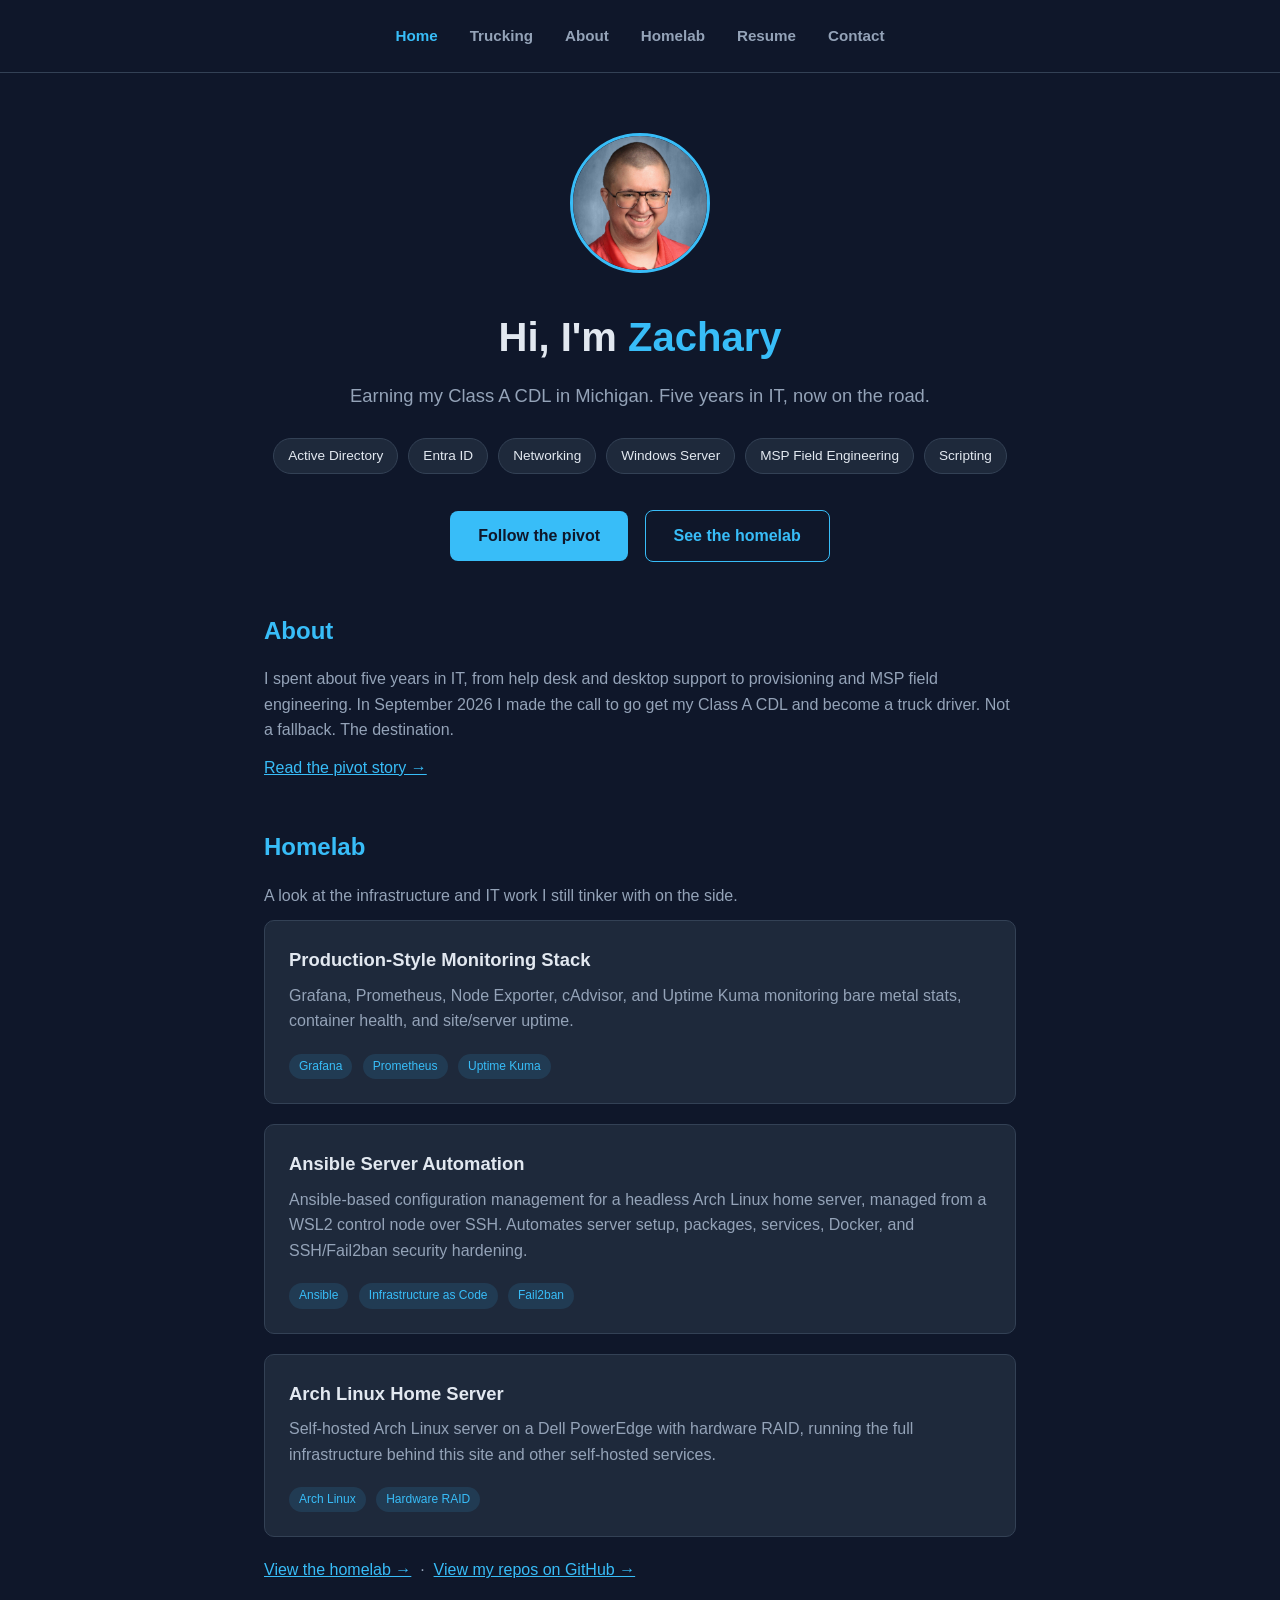
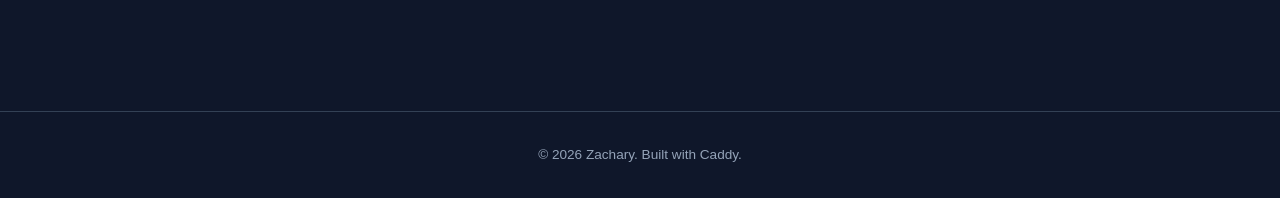
<file: index.html>
<!DOCTYPE html>
<html lang="en">
<head>
<meta charset="UTF-8">
<meta name="viewport" content="width=device-width, initial-scale=1.0">
<title>Zachary Newell | Earning My Class A CDL</title>
<meta name="description" content="Zachary Newell, five years in IT support and field engineering, now earning a Class A CDL at Suburban Truck Driver Training in Romulus, Michigan.">
<meta property="og:title" content="Zachary Newell | Earning My Class A CDL">
<meta property="og:description" content="Five years in IT, now on the road: earning a Class A CDL in Michigan. Homelab tinkerer on the side.">
<meta property="og:type" content="website">
<meta property="og:url" content="https://zachnewell.info/">
<link rel="icon" type="image/svg+xml" href="favicon.svg">
<link rel="stylesheet" href="assets/css/style.css">
</head>
<body>

<nav>
  <a href="index.html" class="active">Home</a>
  <a href="trucking.html">Trucking</a>
  <a href="about.html">About</a>
  <a href="projects.html">Homelab</a>
  <a href="resume.html">Resume</a>
  <a href="contact.html">Contact</a>
</nav>

<header>
  <img src="assets/images/zachary-newell.jpeg" alt="profile picture" class="profile-pic">
  <h1>Hi, I'm <span>Zachary</span></h1>
  <p class="subtitle">Earning my Class A CDL in Michigan. Five years in IT, now on the road.</p>
  <div class="badges">
    <span class="badge">Active Directory</span>
    <span class="badge">Entra ID</span>
    <span class="badge">Networking</span>
    <span class="badge">Windows Server</span>
    <span class="badge">MSP Field Engineering</span>
    <span class="badge">Scripting</span>
  </div>
  <a class="cta" href="trucking.html">Follow the pivot</a>
  <a class="cta secondary" href="projects.html">See the homelab</a>
</header>

<main>
  <section>
    <h2>About</h2>
    <p>
      I spent about five years in IT, from help desk and desktop support to
      provisioning and MSP field engineering. In September 2026 I made the call
      to go get my Class A CDL and become a truck driver. Not a fallback. The destination.
    </p>
    <p><a href="trucking.html" style="color: var(--accent);">Read the pivot story &rarr;</a></p>
  </section>

  <section>
    <h2>Homelab</h2>
    <p>A look at the infrastructure and IT work I still tinker with on the side.</p>

    <div class="card">
      <h3>Production-Style Monitoring Stack</h3>
      <p>
        Grafana, Prometheus, Node Exporter, cAdvisor, and Uptime Kuma monitoring bare
        metal stats, container health, and site/server uptime.
      </p>
      <span class="tag">Grafana</span>
      <span class="tag">Prometheus</span>
      <span class="tag">Uptime Kuma</span>
    </div>

    <div class="card">
      <h3>Ansible Server Automation</h3>
      <p>
        Ansible-based configuration management for a headless Arch Linux home server,
        managed from a WSL2 control node over SSH. Automates server setup, packages,
        services, Docker, and SSH/Fail2ban security hardening.
      </p>
      <span class="tag">Ansible</span>
      <span class="tag">Infrastructure as Code</span>
      <span class="tag">Fail2ban</span>
    </div>

    <div class="card">
      <h3>Arch Linux Home Server</h3>
      <p>
        Self-hosted Arch Linux server on a Dell PowerEdge with hardware RAID, running
        the full infrastructure behind this site and other self-hosted services.
      </p>
      <span class="tag">Arch Linux</span>
      <span class="tag">Hardware RAID</span>
    </div>

    <p>
      <a href="projects.html" style="color: var(--accent);">View the homelab &rarr;</a>
      &nbsp;&middot;&nbsp;
      <a href="https://github.com/znewell419" target="_blank" rel="noopener noreferrer" style="color: var(--accent);">View my repos on GitHub &rarr;</a>
    </p>
  </section>
</main>

<footer>
  &copy; 2026 Zachary. Built with Caddy.
</footer>

</body>
</html>
</file>
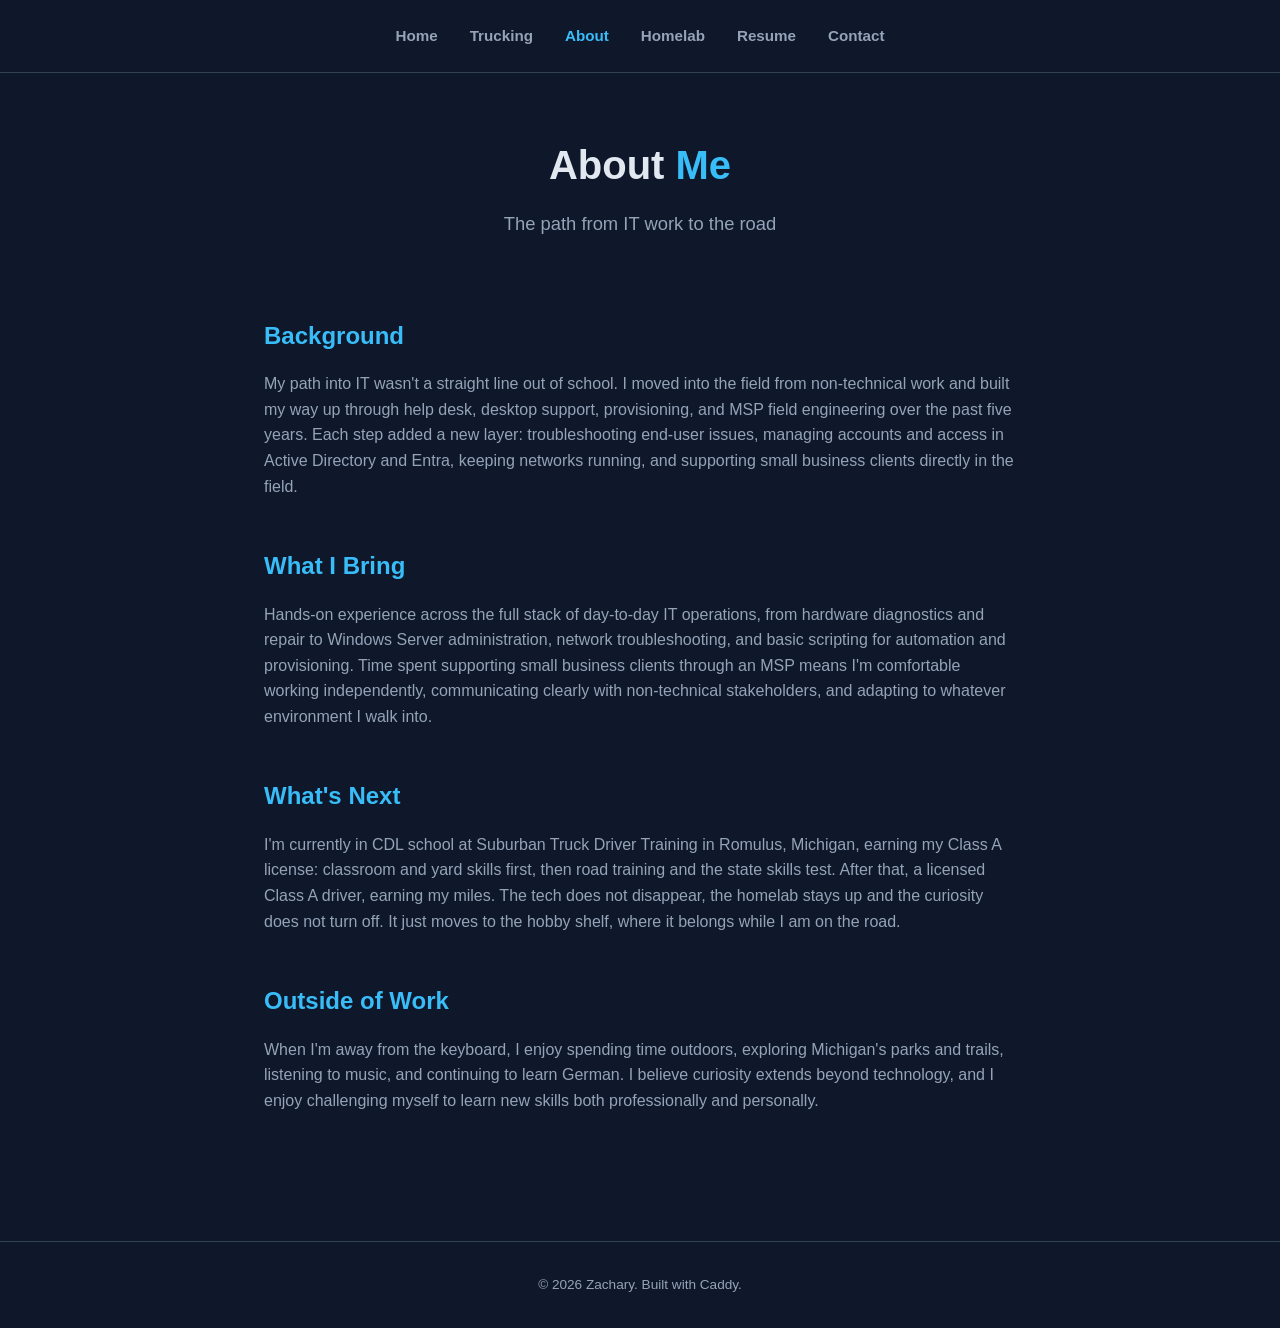
<file: about.html>
<!DOCTYPE html>
<html lang="en">
<head>
<meta charset="UTF-8">
<meta name="viewport" content="width=device-width, initial-scale=1.0">
<title>About | Zachary</title>
<meta name="description" content="Learn about Zachary Newell's path from IT support and MSP field engineering to earning a Class A CDL and driving trucks in Michigan.">
<meta property="og:title" content="About | Zachary Newell">
<meta property="og:description" content="Zachary Newell's path from IT work to the road: earning a Class A CDL in Michigan.">
<meta property="og:type" content="website">
<meta property="og:url" content="https://zachnewell.info/about">
<link rel="icon" type="image/svg+xml" href="favicon.svg">
<link rel="stylesheet" href="assets/css/style.css">
</head>
<body>

<nav>
  <a href="index.html">Home</a>
  <a href="trucking.html">Trucking</a>
  <a href="about.html" class="active">About</a>
  <a href="projects.html">Homelab</a>
  <a href="resume.html">Resume</a>
  <a href="contact.html">Contact</a>
</nav>

<header>
  <h1>About <span>Me</span></h1>
  <p class="subtitle">The path from IT work to the road</p>
</header>

<main>
  <section>
    <h2>Background</h2>
    <p>
      My path into IT wasn't a straight line out of school. I moved into the field
      from non-technical work and built my way up through help desk, desktop support,
      provisioning, and MSP field engineering over the past five years. Each step added
      a new layer: troubleshooting end-user issues, managing accounts and access in
      Active Directory and Entra, keeping networks running, and supporting small business
      clients directly in the field.
    </p>
  </section>

  <section>
    <h2>What I Bring</h2>
    <p>
      Hands-on experience across the full stack of day-to-day IT operations, from
      hardware diagnostics and repair to Windows Server administration, network
      troubleshooting, and basic scripting for automation and provisioning. Time spent
      supporting small business clients through an MSP means I'm comfortable working
      independently, communicating clearly with non-technical stakeholders, and adapting
      to whatever environment I walk into.
    </p>
  </section>

  <section>
    <h2>What's Next</h2>
    <p>
      I'm currently in CDL school at Suburban Truck Driver Training in Romulus,
      Michigan, earning my Class A license: classroom and yard skills first,
      then road training and the state skills test. After that, a licensed
      Class A driver, earning my miles. The tech does not disappear, the homelab
      stays up and the curiosity does not turn off. It just moves to the hobby
      shelf, where it belongs while I am on the road.
    </p>
  </section>

  <section>
    <h2>Outside of Work</h2>
    <p>
      When I'm away from the keyboard, I enjoy spending time outdoors, exploring
      Michigan's parks and trails, listening to music, and continuing to learn German.
      I believe curiosity extends beyond technology, and I enjoy challenging myself to
      learn new skills both professionally and personally.
    </p>
  </section>
</main>

<footer>
  &copy; 2026 Zachary. Built with Caddy.
</footer>

</body>
</html>
</file>
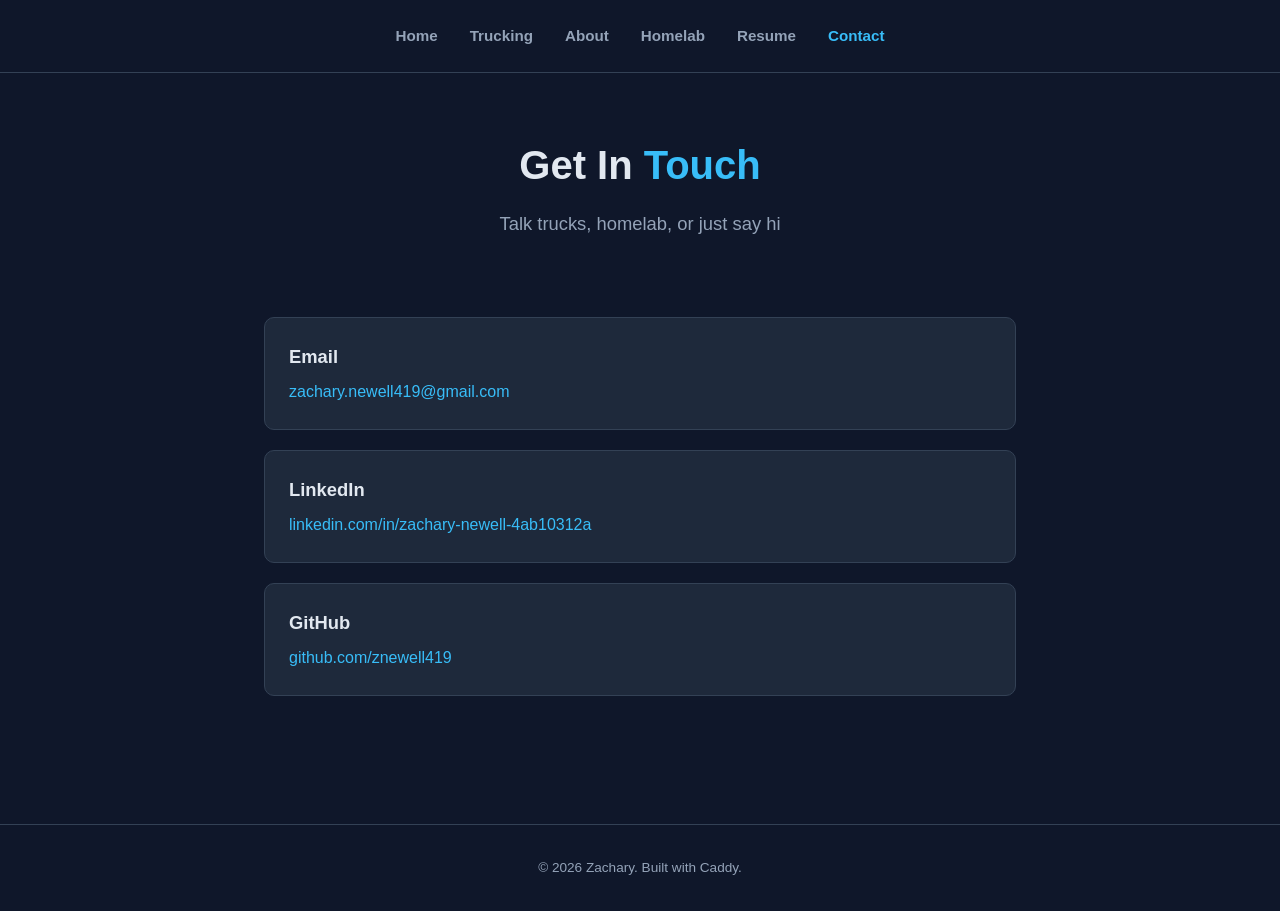
<file: contact.html>
<!DOCTYPE html>
<html lang="en">
<head>
<meta charset="UTF-8">
<meta name="viewport" content="width=device-width, initial-scale=1.0">
<title>Contact | Zachary</title>
<meta name="description" content="Get in touch with Zachary Newell. Email, LinkedIn, and GitHub.">
<meta property="og:title" content="Contact | Zachary Newell">
<meta property="og:description" content="Talk trucks, homelab, or just say hi. Get in touch.">
<meta property="og:type" content="website">
<meta property="og:url" content="https://zachnewell.info/contact">
<link rel="icon" type="image/svg+xml" href="favicon.svg">
<link rel="stylesheet" href="assets/css/style.css">
</head>
<body>

<nav>
  <a href="index.html">Home</a>
  <a href="trucking.html">Trucking</a>
  <a href="about.html">About</a>
  <a href="projects.html">Homelab</a>
  <a href="resume.html">Resume</a>
  <a href="contact.html" class="active">Contact</a>
</nav>

<header>
  <h1>Get In <span>Touch</span></h1>
  <p class="subtitle">Talk trucks, homelab, or just say hi</p>
</header>

<main>
  <section>
    <div class="card">
      <h3>Email</h3>
      <p style="margin-bottom: 0;">
        <a href="mailto:zachary.newell419@gmail.com" style="color: var(--accent); text-decoration: none;">zachary.newell419@gmail.com</a>
      </p>
    </div>

    <div class="card">
      <h3>LinkedIn</h3>
      <p style="margin-bottom: 0;">
        <a href="https://linkedin.com/in/zachary-newell-4ab10312a/" target="_blank" rel="noopener noreferrer" style="color: var(--accent); text-decoration: none;">linkedin.com/in/zachary-newell-4ab10312a</a>
      </p>
    </div>

    <div class="card">
      <h3>GitHub</h3>
      <p style="margin-bottom: 0;">
        <a href="https://github.com/znewell419" target="_blank" rel="noopener noreferrer" style="color: var(--accent); text-decoration: none;">github.com/znewell419</a>
      </p>
    </div>
  </section>
</main>

<footer>
  &copy; 2026 Zachary. Built with Caddy.
</footer>

</body>
</html>
</file>
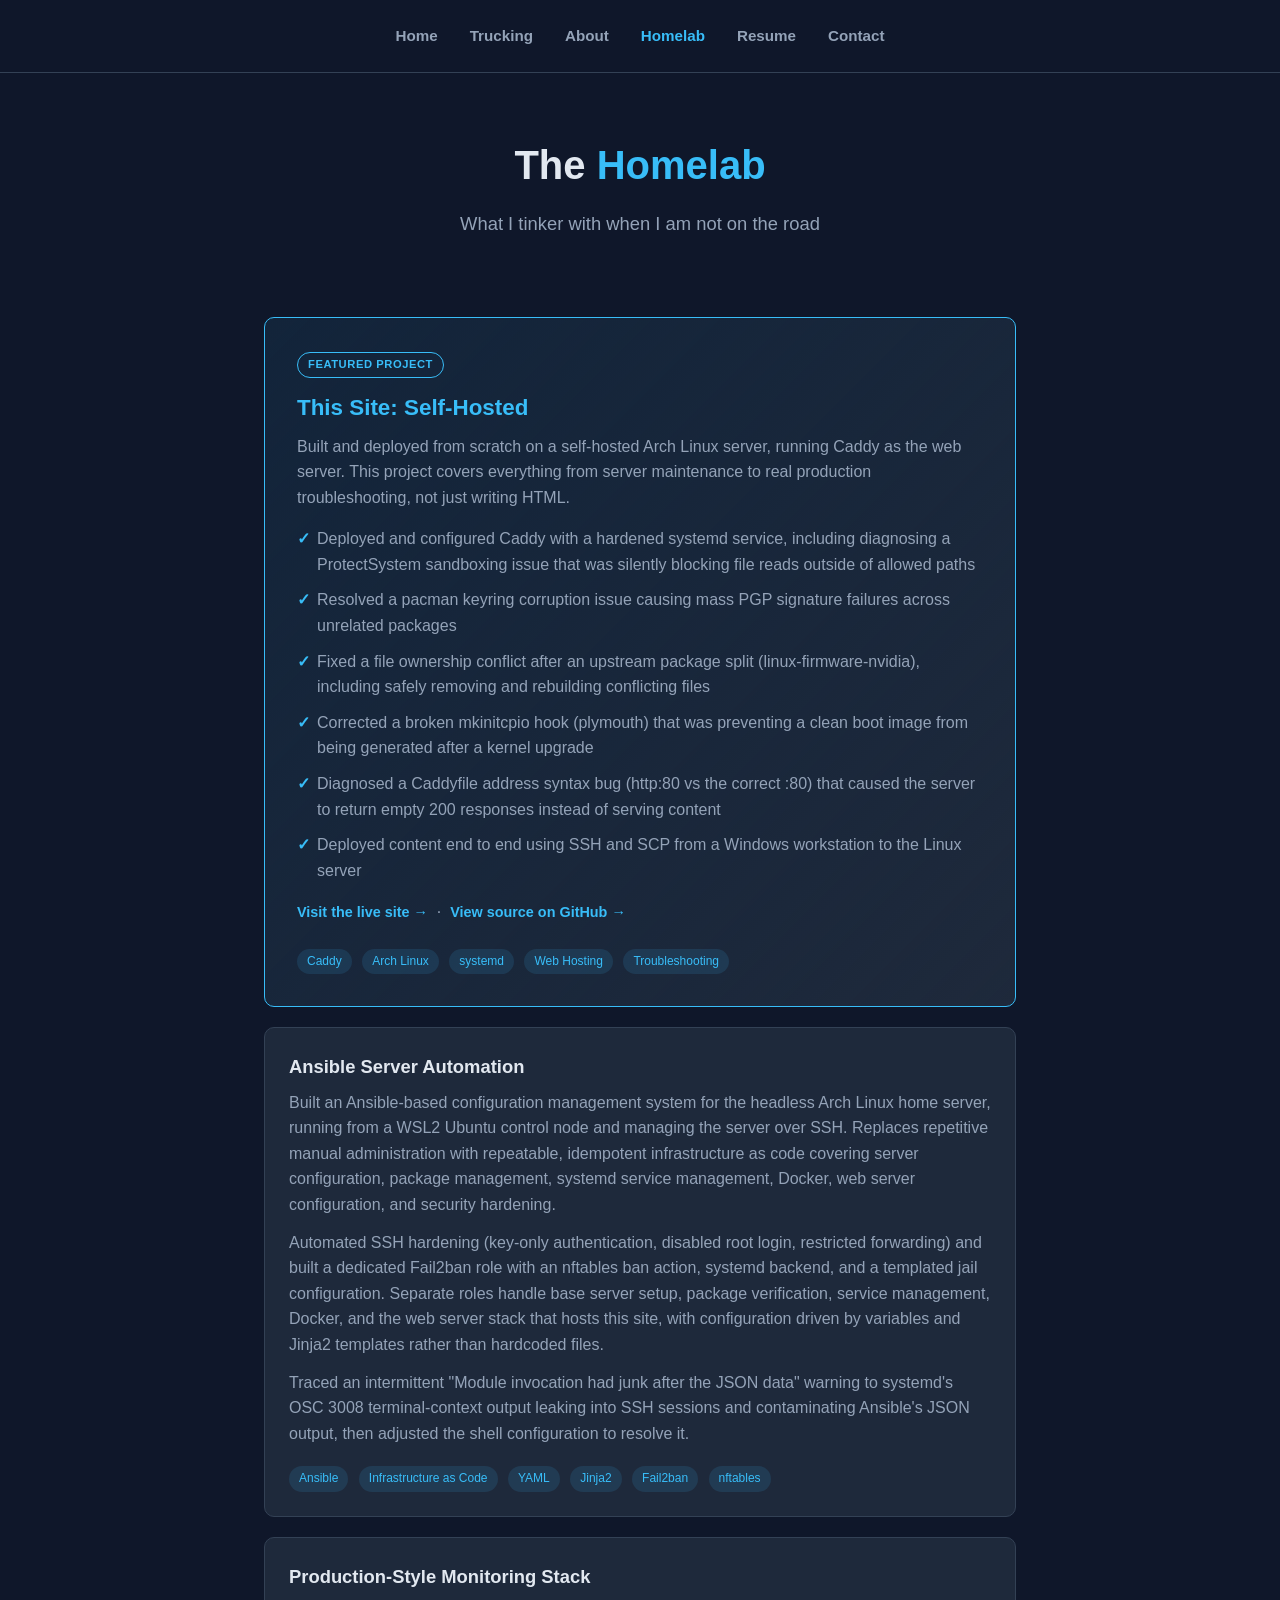
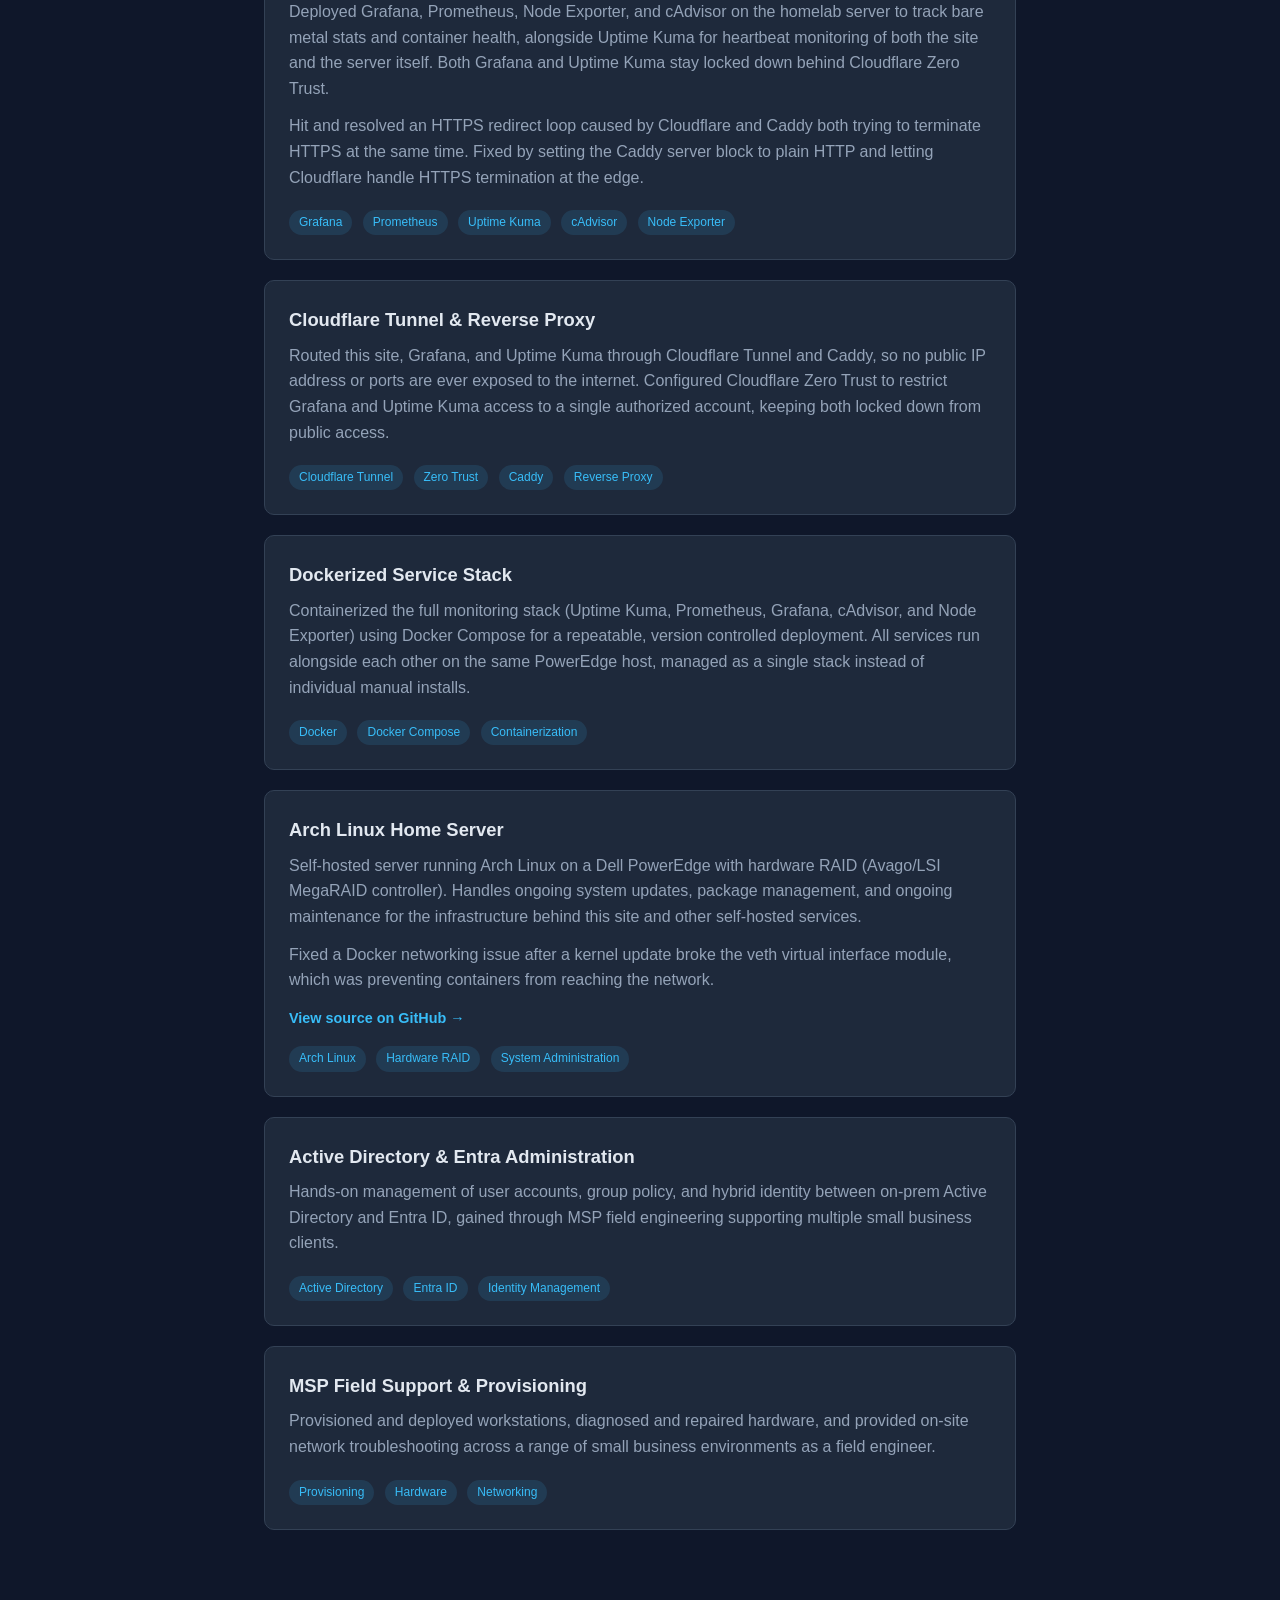
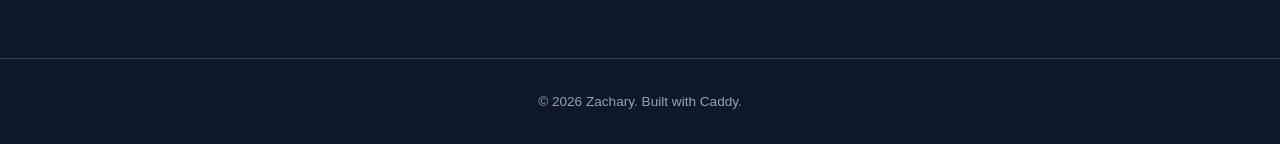
<file: projects.html>
<!DOCTYPE html>
<html lang="en">
<head>
<meta charset="UTF-8">
<meta name="viewport" content="width=device-width, initial-scale=1.0">
<title>Homelab | Zachary</title>
<meta name="description" content="Zachary Newell's homelab: a self-hosted Arch Linux server, this Caddy-powered site, and hands-on infrastructure work he still tinkers with on the side.">
<meta property="og:title" content="Homelab | Zachary Newell">
<meta property="og:description" content="Server builds and infrastructure work, kept up as a hobby while earning a Class A CDL.">
<meta property="og:type" content="website">
<meta property="og:url" content="https://zachnewell.info/projects">
<link rel="icon" type="image/svg+xml" href="favicon.svg">
<link rel="stylesheet" href="assets/css/style.css">
</head>
<body>

<nav>
  <a href="index.html">Home</a>
  <a href="trucking.html">Trucking</a>
  <a href="about.html">About</a>
  <a href="projects.html" class="active">Homelab</a>
  <a href="resume.html">Resume</a>
  <a href="contact.html">Contact</a>
</nav>

<header>
  <h1>The <span>Homelab</span></h1>
  <p class="subtitle">What I tinker with when I am not on the road</p>
</header>

<main>
  <section>
    <div class="card featured">
      <span class="featured-label">Featured Project</span>
      <h3>This Site: Self-Hosted</h3>
      <p>
        Built and deployed from scratch on a self-hosted Arch Linux server, running
        Caddy as the web server. This project covers everything from server
        maintenance to real production troubleshooting, not just writing HTML.
      </p>
      <ul>
        <li>Deployed and configured Caddy with a hardened systemd service, including diagnosing a ProtectSystem sandboxing issue that was silently blocking file reads outside of allowed paths</li>
        <li>Resolved a pacman keyring corruption issue causing mass PGP signature failures across unrelated packages</li>
        <li>Fixed a file ownership conflict after an upstream package split (linux-firmware-nvidia), including safely removing and rebuilding conflicting files</li>
        <li>Corrected a broken mkinitcpio hook (plymouth) that was preventing a clean boot image from being generated after a kernel upgrade</li>
        <li>Diagnosed a Caddyfile address syntax bug (http:80 vs the correct :80) that caused the server to return empty 200 responses instead of serving content</li>
        <li>Deployed content end to end using SSH and SCP from a Windows workstation to the Linux server</li>
      </ul>
      <p style="margin-bottom: 0;">
        <a class="card-link" href="https://zachnewell.info" target="_blank" rel="noopener noreferrer">Visit the live site &rarr;</a>
        &nbsp;&middot;&nbsp;
        <a class="card-link" href="https://github.com/znewell419/zachnewell.info" target="_blank" rel="noopener noreferrer">View source on GitHub &rarr;</a>
      </p>
      <div style="margin-top: 16px;">
        <span class="tag">Caddy</span>
        <span class="tag">Arch Linux</span>
        <span class="tag">systemd</span>
        <span class="tag">Web Hosting</span>
        <span class="tag">Troubleshooting</span>
      </div>
    </div>

    <div class="card">
      <h3>Ansible Server Automation</h3>
      <p>
        Built an Ansible-based configuration management system for the headless Arch
        Linux home server, running from a WSL2 Ubuntu control node and managing the
        server over SSH. Replaces repetitive manual administration with repeatable,
        idempotent infrastructure as code covering server configuration, package
        management, systemd service management, Docker, web server configuration,
        and security hardening.
      </p>
      <p>
        Automated SSH hardening (key-only authentication, disabled root login,
        restricted forwarding) and built a dedicated Fail2ban role with an nftables
        ban action, systemd backend, and a templated jail configuration. Separate
        roles handle base server setup, package verification, service management,
        Docker, and the web server stack that hosts this site, with configuration
        driven by variables and Jinja2 templates rather than hardcoded files.
      </p>
      <p>
        Traced an intermittent "Module invocation had junk after the JSON data"
        warning to systemd's OSC 3008 terminal-context output leaking into SSH
        sessions and contaminating Ansible's JSON output, then adjusted the shell
        configuration to resolve it.
      </p>
      <span class="tag">Ansible</span>
      <span class="tag">Infrastructure as Code</span>
      <span class="tag">YAML</span>
      <span class="tag">Jinja2</span>
      <span class="tag">Fail2ban</span>
      <span class="tag">nftables</span>
    </div>

    <div class="card">
      <h3>Production-Style Monitoring Stack</h3>
      <p>
        Deployed Grafana, Prometheus, Node Exporter, and cAdvisor on the homelab server
        to track bare metal stats and container health, alongside Uptime Kuma for
        heartbeat monitoring of both the site and the server itself. Both Grafana
        and Uptime Kuma stay locked down behind Cloudflare Zero Trust.
      </p>
      <p>
        Hit and resolved an HTTPS redirect loop caused by Cloudflare and Caddy both
        trying to terminate HTTPS at the same time. Fixed by setting the Caddy server
        block to plain HTTP and letting Cloudflare handle HTTPS termination at the edge.
      </p>
      <span class="tag">Grafana</span>
      <span class="tag">Prometheus</span>
      <span class="tag">Uptime Kuma</span>
      <span class="tag">cAdvisor</span>
      <span class="tag">Node Exporter</span>
    </div>

    <div class="card">
      <h3>Cloudflare Tunnel &amp; Reverse Proxy</h3>
      <p>
        Routed this site, Grafana, and Uptime Kuma through Cloudflare Tunnel
        and Caddy, so no public IP address or ports are ever exposed to the internet.
        Configured Cloudflare Zero Trust to restrict Grafana and Uptime Kuma access
        to a single authorized account, keeping both locked down from public access.
      </p>
      <span class="tag">Cloudflare Tunnel</span>
      <span class="tag">Zero Trust</span>
      <span class="tag">Caddy</span>
      <span class="tag">Reverse Proxy</span>
    </div>

    <div class="card">
      <h3>Dockerized Service Stack</h3>
      <p>
        Containerized the full monitoring stack (Uptime Kuma, Prometheus, Grafana,
        cAdvisor, and Node Exporter) using Docker Compose for a repeatable, version
        controlled deployment. All services run alongside each other on the same
        PowerEdge host, managed as a single stack instead of individual manual
        installs.
      </p>
      <span class="tag">Docker</span>
      <span class="tag">Docker Compose</span>
      <span class="tag">Containerization</span>
    </div>

    <div class="card">
      <h3>Arch Linux Home Server</h3>
      <p>
        Self-hosted server running Arch Linux on a Dell PowerEdge with hardware RAID
        (Avago/LSI MegaRAID controller). Handles ongoing system updates, package
        management, and ongoing maintenance for the infrastructure behind this site
        and other self-hosted services.
      </p>
      <p>
        Fixed a Docker networking issue after a kernel update broke the veth virtual
        interface module, which was preventing containers from reaching the network.
      </p>
      <p style="margin-bottom: 0; margin-top: 12px;">
        <a class="card-link" href="https://github.com/znewell419/linux-server-infrastructure" target="_blank" rel="noopener noreferrer">View source on GitHub &rarr;</a>
      </p>
      <div style="margin-top: 8px;">
        <span class="tag">Arch Linux</span>
        <span class="tag">Hardware RAID</span>
        <span class="tag">System Administration</span>
      </div>
    </div>

    <div class="card">
      <h3>Active Directory &amp; Entra Administration</h3>
      <p>
        Hands-on management of user accounts, group policy, and hybrid identity
        between on-prem Active Directory and Entra ID, gained through MSP field
        engineering supporting multiple small business clients.
      </p>
      <span class="tag">Active Directory</span>
      <span class="tag">Entra ID</span>
      <span class="tag">Identity Management</span>
    </div>

    <div class="card">
      <h3>MSP Field Support &amp; Provisioning</h3>
      <p>
        Provisioned and deployed workstations, diagnosed and repaired hardware, and
        provided on-site network troubleshooting across a range of small business
        environments as a field engineer.
      </p>
      <span class="tag">Provisioning</span>
      <span class="tag">Hardware</span>
      <span class="tag">Networking</span>
    </div>
  </section>
</main>

<footer>
  &copy; 2026 Zachary. Built with Caddy.
</footer>

</body>
</html>
</file>
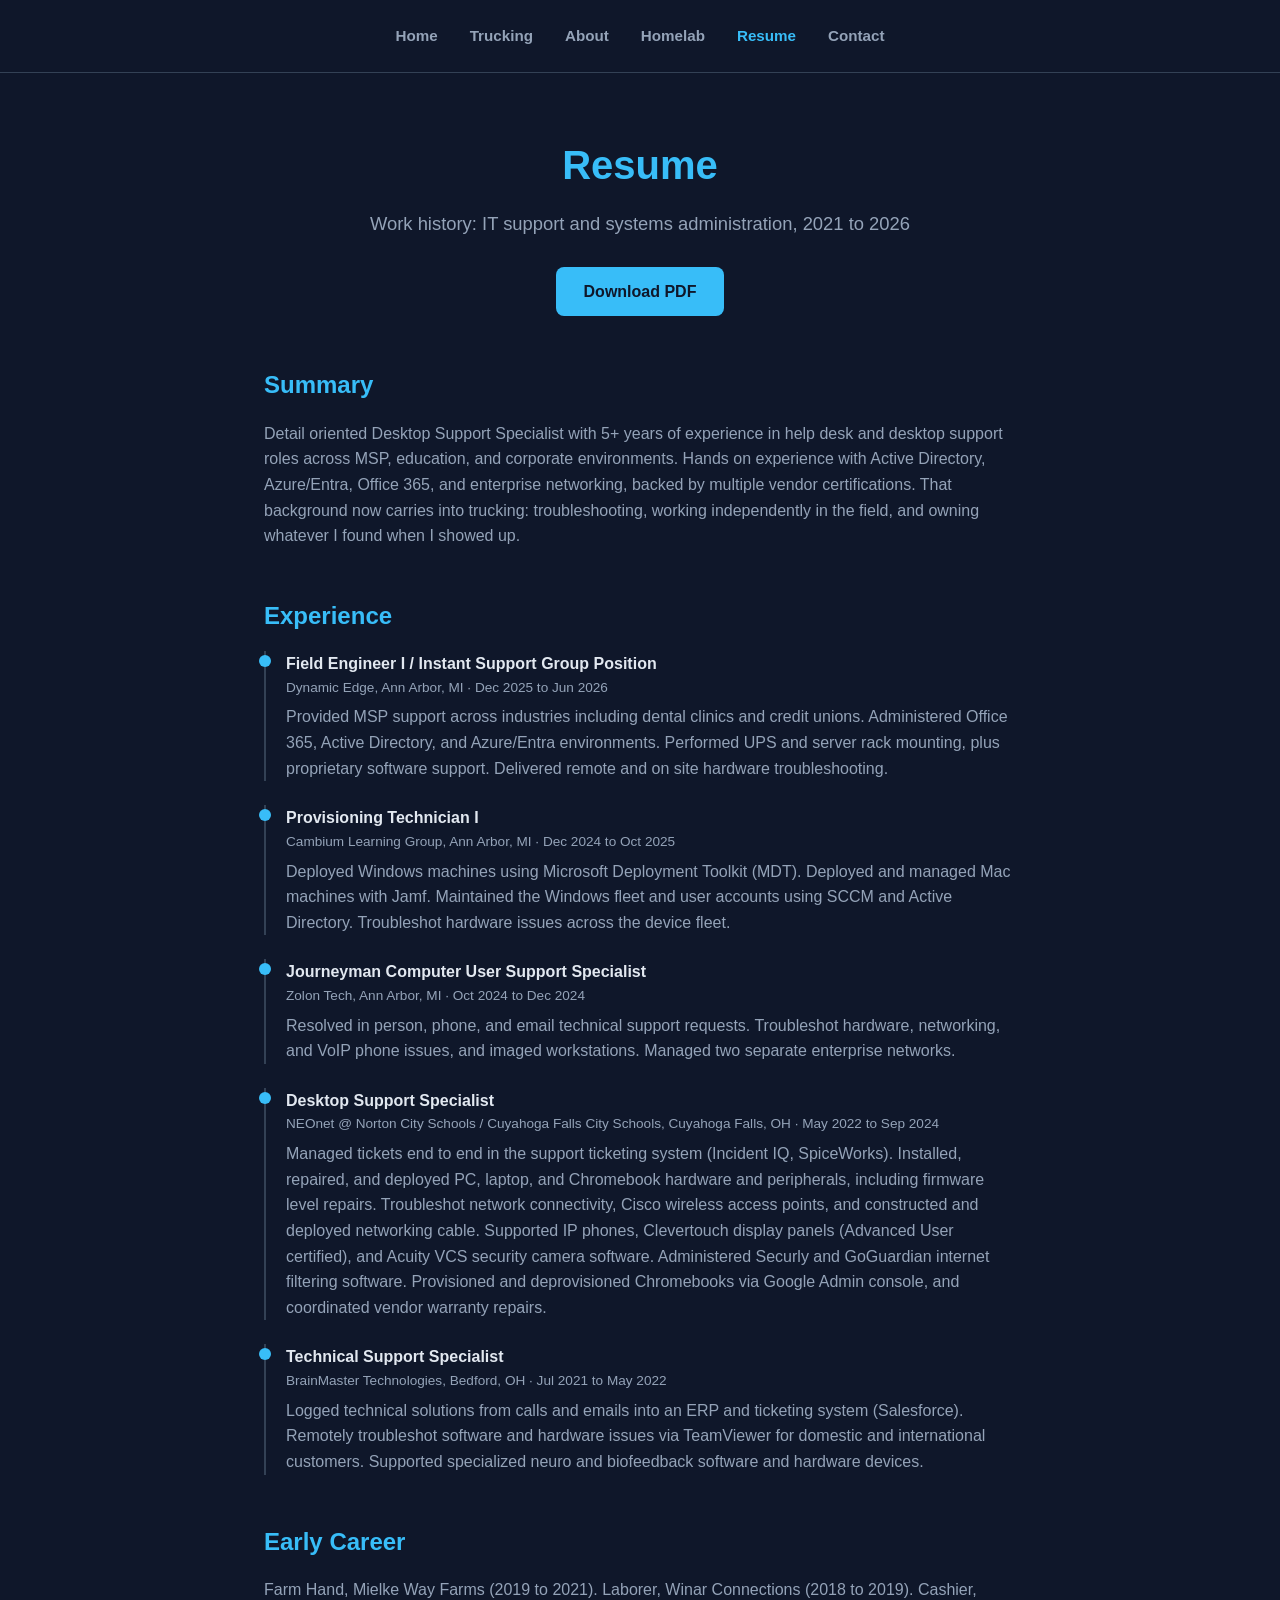
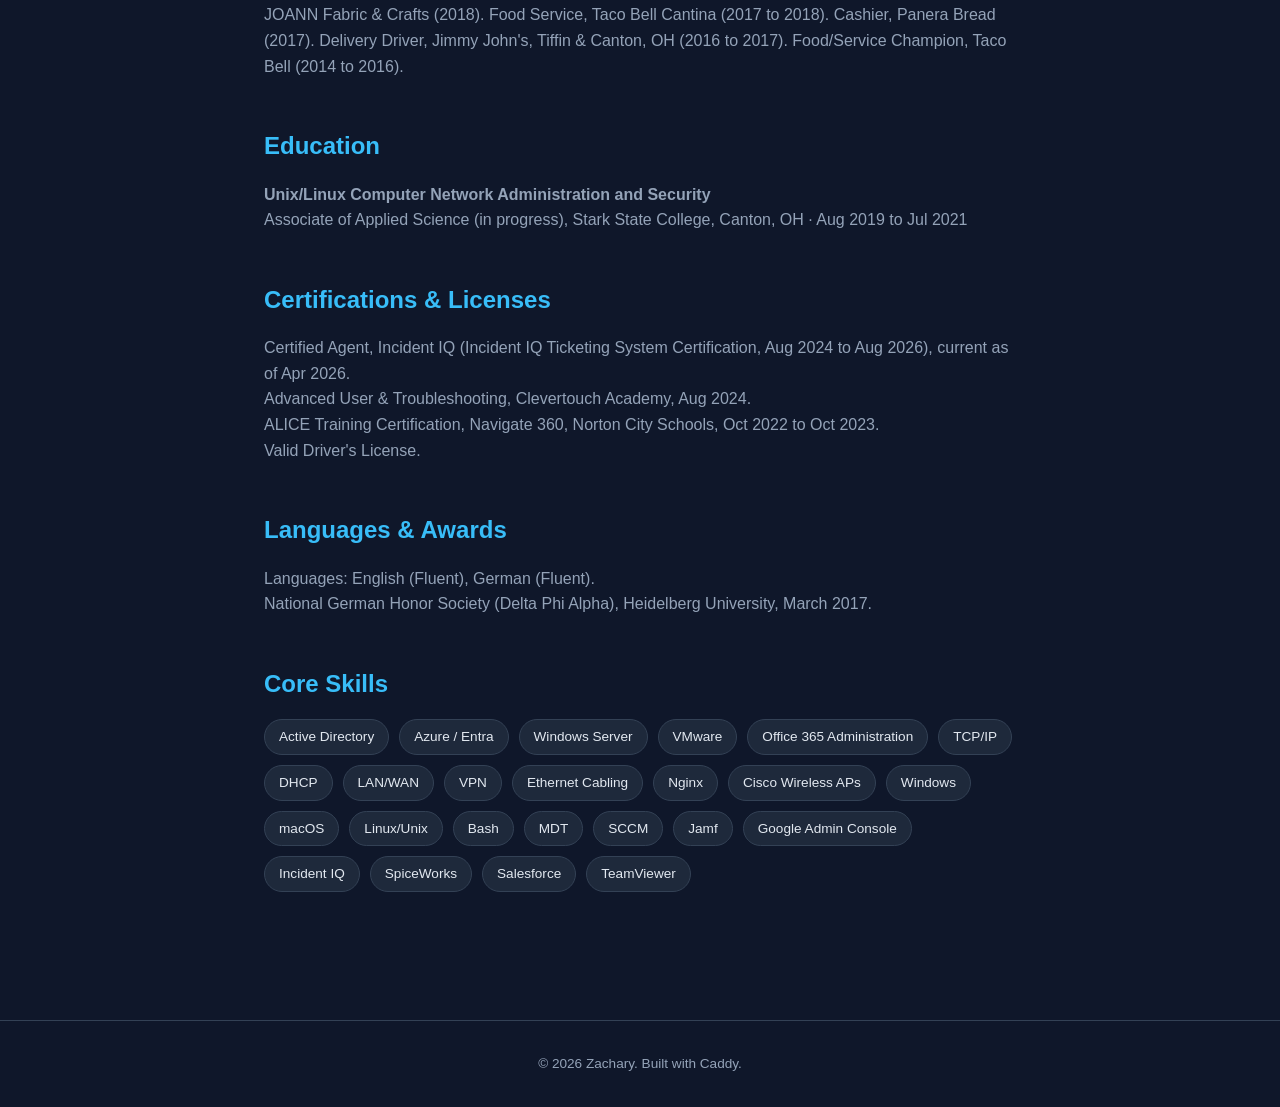
<file: resume.html>
<!DOCTYPE html>
<html lang="en">
<head>
<meta charset="UTF-8">
<meta name="viewport" content="width=device-width, initial-scale=1.0">
<title>Resume | Zachary</title>
<meta name="description" content="Zachary Newell's work history: 5+ years in IT support and systems administration, including Active Directory, Azure/Entra, Windows Server, and enterprise networking. Now earning a Class A CDL.">
<meta property="og:title" content="Resume | Zachary Newell">
<meta property="og:description" content="Work history: 5+ years in desktop support and systems administration, now pivoting to trucking.">
<meta property="og:type" content="website">
<meta property="og:url" content="https://zachnewell.info/resume">
<link rel="icon" type="image/svg+xml" href="favicon.svg">
<link rel="stylesheet" href="assets/css/style.css">
</head>
<body>

<nav>
  <a href="index.html">Home</a>
  <a href="trucking.html">Trucking</a>
  <a href="about.html">About</a>
  <a href="projects.html">Homelab</a>
  <a href="resume.html" class="active">Resume</a>
  <a href="contact.html">Contact</a>
</nav>

<header class="resume-block">
  <h1><span>Resume</span></h1>
  <p class="subtitle">Work history: IT support and systems administration, 2021 to 2026</p>
  <a class="cta" href="downloads/Zachary-Newell-Resume-2026-2-pages.pdf">Download PDF</a>
</header>

<main>
  <section>
    <h2>Summary</h2>
    <p>
      Detail oriented Desktop Support Specialist with 5+ years of experience in help desk
      and desktop support roles across MSP, education, and corporate environments.
      Hands on experience with Active Directory, Azure/Entra, Office 365, and enterprise
      networking, backed by multiple vendor certifications. That background now carries
      into trucking: troubleshooting, working independently in the field, and owning
      whatever I found when I showed up.
    </p>
  </section>

  <section>
    <h2>Experience</h2>

    <div class="timeline-item">
      <div class="role">Field Engineer I / Instant Support Group Position</div>
      <div class="meta">Dynamic Edge, Ann Arbor, MI &middot; Dec 2025 to Jun 2026</div>
      <p>
        Provided MSP support across industries including dental clinics and credit unions.
        Administered Office 365, Active Directory, and Azure/Entra environments. Performed
        UPS and server rack mounting, plus proprietary software support. Delivered remote
        and on site hardware troubleshooting.
      </p>
    </div>

    <div class="timeline-item">
      <div class="role">Provisioning Technician I</div>
      <div class="meta">Cambium Learning Group, Ann Arbor, MI &middot; Dec 2024 to Oct 2025</div>
      <p>
        Deployed Windows machines using Microsoft Deployment Toolkit (MDT). Deployed and
        managed Mac machines with Jamf. Maintained the Windows fleet and user accounts
        using SCCM and Active Directory. Troubleshot hardware issues across the device fleet.
      </p>
    </div>

    <div class="timeline-item">
      <div class="role">Journeyman Computer User Support Specialist</div>
      <div class="meta">Zolon Tech, Ann Arbor, MI &middot; Oct 2024 to Dec 2024</div>
      <p>
        Resolved in person, phone, and email technical support requests. Troubleshot
        hardware, networking, and VoIP phone issues, and imaged workstations. Managed two
        separate enterprise networks.
      </p>
    </div>

    <div class="timeline-item">
      <div class="role">Desktop Support Specialist</div>
      <div class="meta">NEOnet @ Norton City Schools / Cuyahoga Falls City Schools, Cuyahoga Falls, OH &middot; May 2022 to Sep 2024</div>
      <p>
        Managed tickets end to end in the support ticketing system (Incident IQ, SpiceWorks).
        Installed, repaired, and deployed PC, laptop, and Chromebook hardware and
        peripherals, including firmware level repairs. Troubleshot network connectivity,
        Cisco wireless access points, and constructed and deployed networking cable.
        Supported IP phones, Clevertouch display panels (Advanced User certified), and
        Acuity VCS security camera software. Administered Securly and GoGuardian internet
        filtering software. Provisioned and deprovisioned Chromebooks via Google Admin
        console, and coordinated vendor warranty repairs.
      </p>
    </div>

    <div class="timeline-item">
      <div class="role">Technical Support Specialist</div>
      <div class="meta">BrainMaster Technologies, Bedford, OH &middot; Jul 2021 to May 2022</div>
      <p>
        Logged technical solutions from calls and emails into an ERP and ticketing system
        (Salesforce). Remotely troubleshot software and hardware issues via TeamViewer for
        domestic and international customers. Supported specialized neuro and biofeedback
        software and hardware devices.
      </p>
    </div>
  </section>

  <section>
    <h2>Early Career</h2>
    <p>
      Farm Hand, Mielke Way Farms (2019 to 2021). Laborer, Winar Connections (2018 to 2019).
      Cashier, JOANN Fabric &amp; Crafts (2018). Food Service, Taco Bell Cantina (2017 to 2018).
      Cashier, Panera Bread (2017). Delivery Driver, Jimmy John's, Tiffin &amp; Canton, OH
      (2016 to 2017). Food/Service Champion, Taco Bell (2014 to 2016).
    </p>
  </section>

  <section>
    <h2>Education</h2>
    <p>
      <strong>Unix/Linux Computer Network Administration and Security</strong><br>
      Associate of Applied Science (in progress), Stark State College, Canton, OH &middot; Aug 2019 to Jul 2021
    </p>
  </section>

  <section>
    <h2>Certifications &amp; Licenses</h2>
    <p>
      Certified Agent, Incident IQ (Incident IQ Ticketing System Certification, Aug 2024 to Aug 2026), current as of Apr 2026.<br>
      Advanced User &amp; Troubleshooting, Clevertouch Academy, Aug 2024.<br>
      ALICE Training Certification, Navigate 360, Norton City Schools, Oct 2022 to Oct 2023.<br>
      Valid Driver's License.
    </p>
  </section>

  <section>
    <h2>Languages &amp; Awards</h2>
    <p>
      Languages: English (Fluent), German (Fluent).<br>
      National German Honor Society (Delta Phi Alpha), Heidelberg University, March 2017.
    </p>
  </section>

  <section>
    <h2>Core Skills</h2>
    <div class="badges" style="justify-content: flex-start;">
      <span class="badge">Active Directory</span>
      <span class="badge">Azure / Entra</span>
      <span class="badge">Windows Server</span>
      <span class="badge">VMware</span>
      <span class="badge">Office 365 Administration</span>
      <span class="badge">TCP/IP</span>
      <span class="badge">DHCP</span>
      <span class="badge">LAN/WAN</span>
      <span class="badge">VPN</span>
      <span class="badge">Ethernet Cabling</span>
      <span class="badge">Nginx</span>
      <span class="badge">Cisco Wireless APs</span>
      <span class="badge">Windows</span>
      <span class="badge">macOS</span>
      <span class="badge">Linux/Unix</span>
      <span class="badge">Bash</span>
      <span class="badge">MDT</span>
      <span class="badge">SCCM</span>
      <span class="badge">Jamf</span>
      <span class="badge">Google Admin Console</span>
      <span class="badge">Incident IQ</span>
      <span class="badge">SpiceWorks</span>
      <span class="badge">Salesforce</span>
      <span class="badge">TeamViewer</span>
    </div>
  </section>
</main>

<footer>
  &copy; 2026 Zachary. Built with Caddy.
</footer>

</body>
</html>
</file>
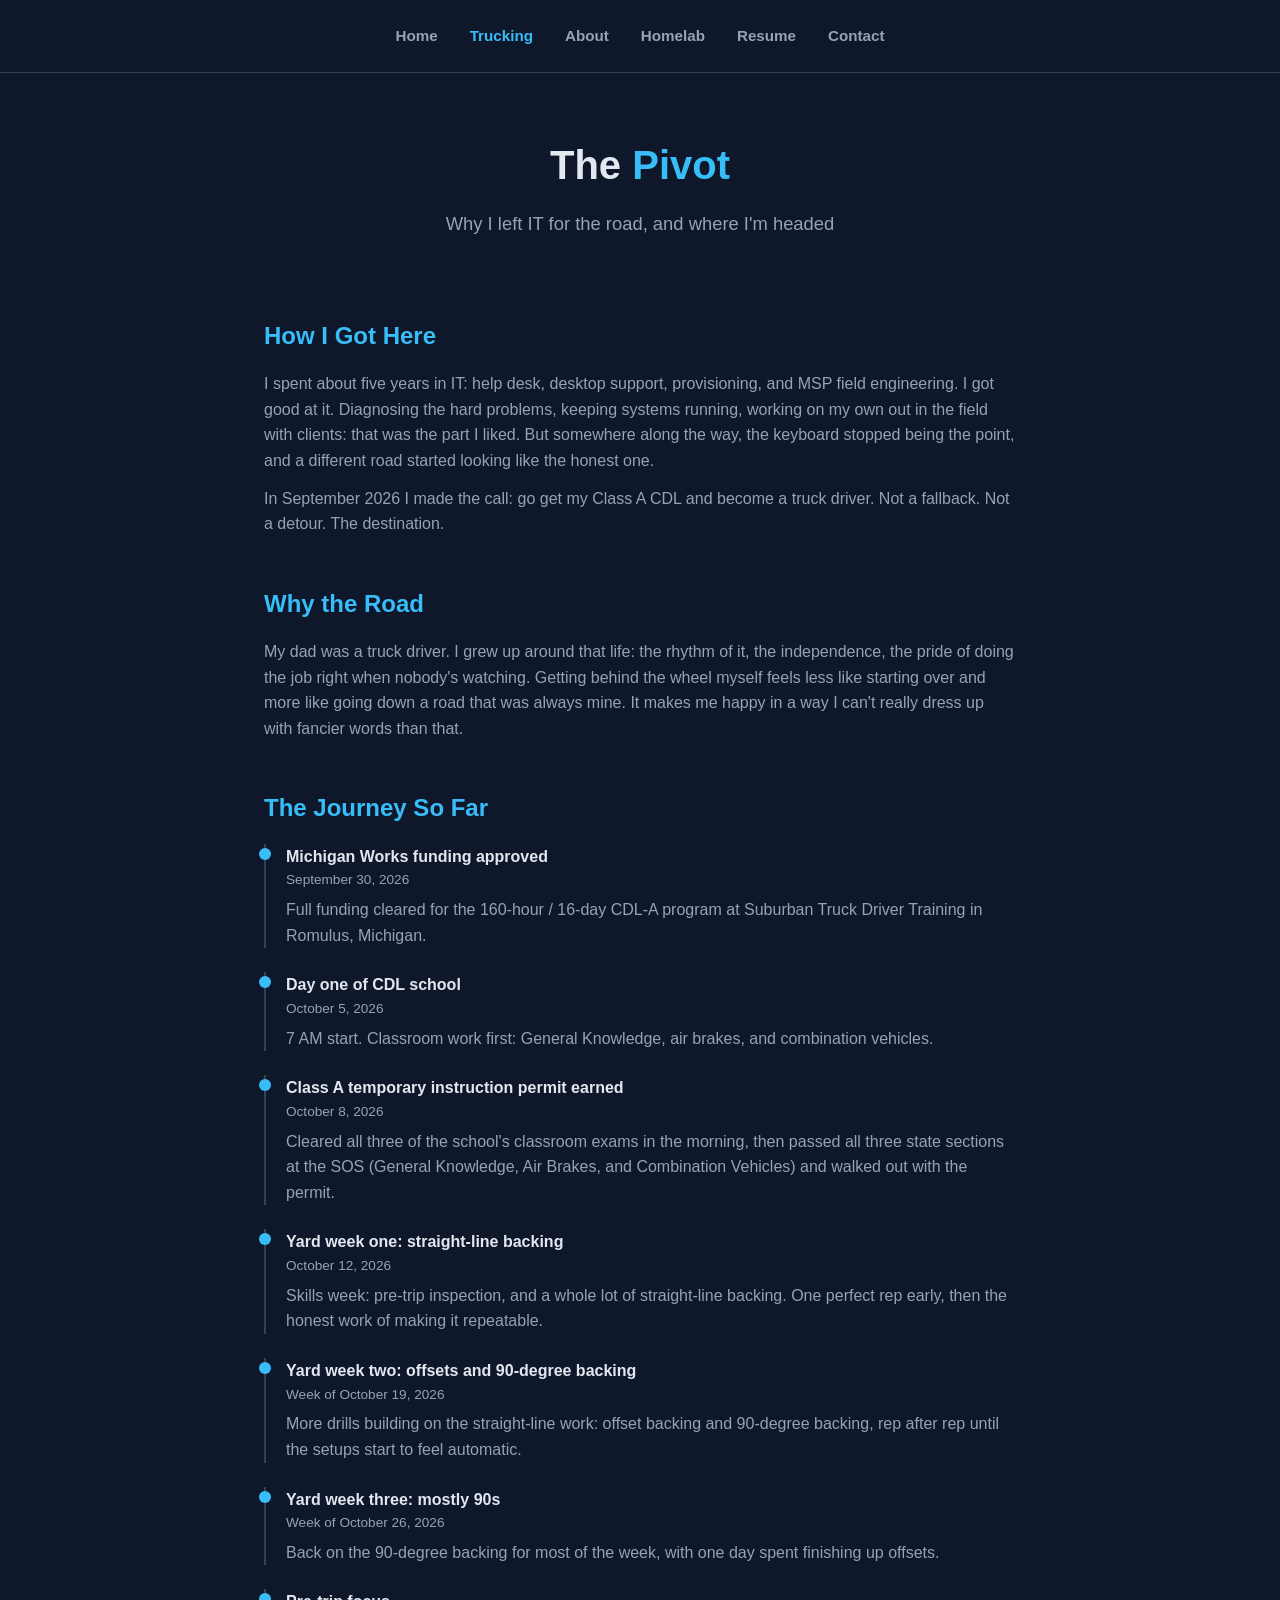
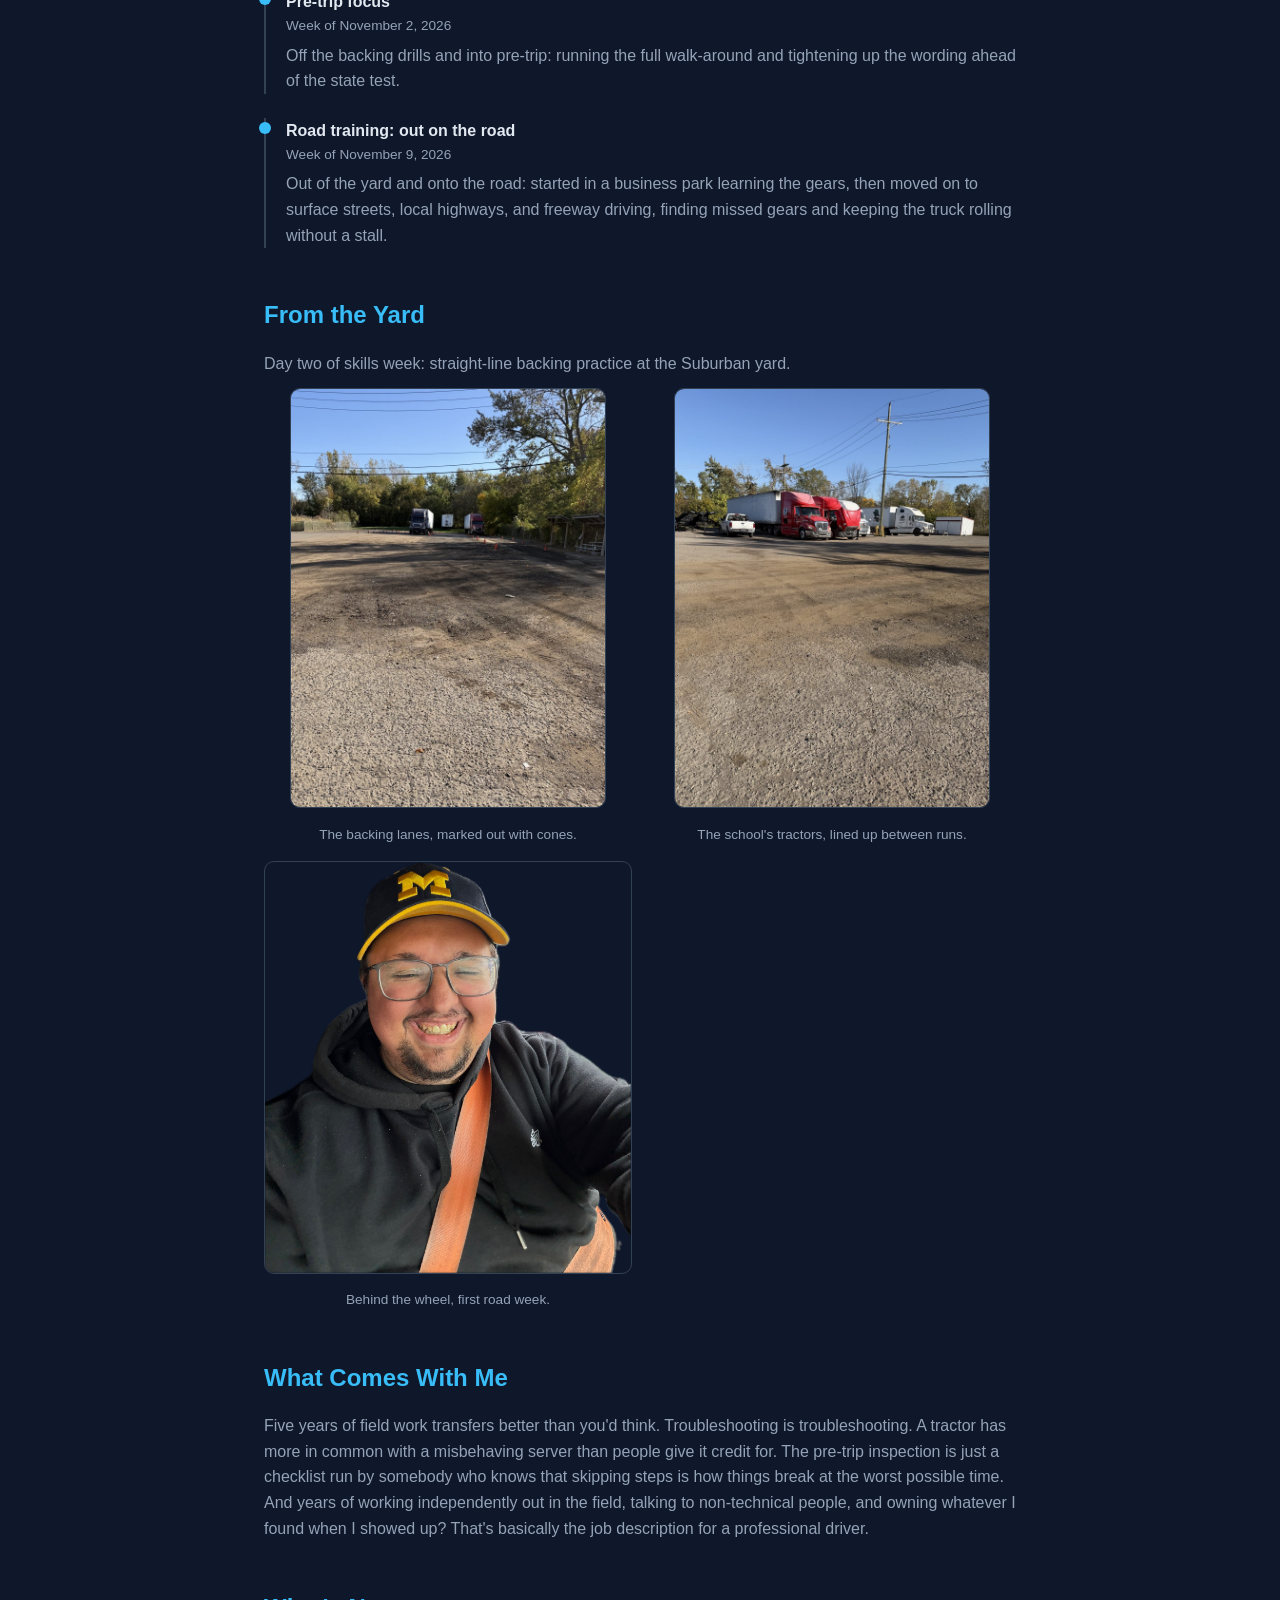
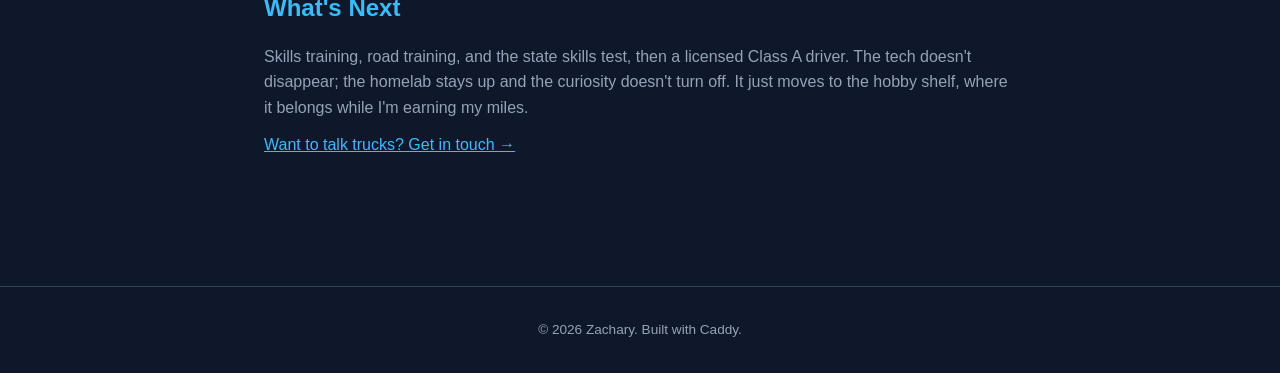
<file: trucking.html>
<!DOCTYPE html>
<html lang="en">
<head>
<meta charset="UTF-8">
<meta name="viewport" content="width=device-width, initial-scale=1.0">
<title>Trucking | Zachary</title>
<meta name="description" content="Zachary Newell's pivot from IT to trucking: earning his Class A CDL at Suburban Truck Driver Training in Romulus, Michigan, and where the road goes from here.">
<meta property="og:title" content="The Pivot | Zachary Newell">
<meta property="og:description" content="From IT systems work to the open road: earning a Class A CDL in Michigan.">
<meta property="og:type" content="website">
<meta property="og:url" content="https://zachnewell.info/trucking">
<link rel="icon" type="image/svg+xml" href="favicon.svg">
<link rel="stylesheet" href="assets/css/style.css">
</head>
<body>

<nav>
  <a href="index.html">Home</a>
  <a href="trucking.html" class="active">Trucking</a>
  <a href="about.html">About</a>
  <a href="projects.html">Homelab</a>
  <a href="resume.html">Resume</a>
  <a href="contact.html">Contact</a>
</nav>

<header>
  <h1>The <span>Pivot</span></h1>
  <p class="subtitle">Why I left IT for the road, and where I'm headed</p>
</header>

<main>
  <section>
    <h2>How I Got Here</h2>
    <p>
      I spent about five years in IT: help desk, desktop support, provisioning, and
      MSP field engineering. I got good at it. Diagnosing the hard problems,
      keeping systems running, working on my own out in the field with clients: that
      was the part I liked. But somewhere along the way, the keyboard stopped being
      the point, and a different road started looking like the honest one.
    </p>
    <p>
      In September 2026 I made the call: go get my Class A CDL and become a truck
      driver. Not a fallback. Not a detour. The destination.
    </p>
  </section>

  <section>
    <h2>Why the Road</h2>
    <p>
      My dad was a truck driver. I grew up around that life: the rhythm of it,
      the independence, the pride of doing the job right when nobody's watching.
      Getting behind the wheel myself feels less like starting over and more like
      going down a road that was always mine. It makes me happy in a way I can't
      really dress up with fancier words than that.
    </p>
  </section>

  <section>
    <h2>The Journey So Far</h2>

    <div class="timeline-item">
      <div class="role">Michigan Works funding approved</div>
      <div class="meta">September 30, 2026</div>
      <p>Full funding cleared for the 160-hour / 16-day CDL-A program at Suburban Truck Driver Training in Romulus, Michigan.</p>
    </div>

    <div class="timeline-item">
      <div class="role">Day one of CDL school</div>
      <div class="meta">October 5, 2026</div>
      <p>7 AM start. Classroom work first: General Knowledge, air brakes, and combination vehicles.</p>
    </div>

    <div class="timeline-item">
      <div class="role">Class A temporary instruction permit earned</div>
      <div class="meta">October 8, 2026</div>
      <p>Cleared all three of the school's classroom exams in the morning, then passed all three state sections at the SOS (General Knowledge, Air Brakes, and Combination Vehicles) and walked out with the permit.</p>
    </div>

    <div class="timeline-item">
      <div class="role">Yard week one: straight-line backing</div>
      <div class="meta">October 12, 2026</div>
      <p>Skills week: pre-trip inspection, and a whole lot of straight-line backing. One perfect rep early, then the honest work of making it repeatable.</p>
    </div>

    <div class="timeline-item">
      <div class="role">Yard week two: offsets and 90-degree backing</div>
      <div class="meta">Week of October 19, 2026</div>
      <p>More drills building on the straight-line work: offset backing and 90-degree backing, rep after rep until the setups start to feel automatic.</p>
    </div>

    <div class="timeline-item">
      <div class="role">Yard week three: mostly 90s</div>
      <div class="meta">Week of October 26, 2026</div>
      <p>Back on the 90-degree backing for most of the week, with one day spent finishing up offsets.</p>
    </div>

    <div class="timeline-item">
      <div class="role">Pre-trip focus</div>
      <div class="meta">Week of November 2, 2026</div>
      <p>Off the backing drills and into pre-trip: running the full walk-around and tightening up the wording ahead of the state test.</p>
    </div>

    <div class="timeline-item">
      <div class="role">Road training: out on the road</div>
      <div class="meta">Week of November 9, 2026</div>
      <p>Out of the yard and onto the road: started in a business park learning the gears, then moved on to surface streets, local highways, and freeway driving, finding missed gears and keeping the truck rolling without a stall.</p>
    </div>
  </section>

  <section>
    <h2>From the Yard</h2>
    <p>Day two of skills week: straight-line backing practice at the Suburban yard.</p>
    <div class="photo-grid">
      <figure>
        <img src="assets/images/yard-1.jpg" alt="Semi trucks in a training yard with cones marking the backing lanes">
        <figcaption>The backing lanes, marked out with cones.</figcaption>
      </figure>
      <figure>
        <img src="assets/images/yard-2.jpg" alt="Semi trucks lined up in the training yard, one with its hood open">
        <figcaption>The school's tractors, lined up between runs.</figcaption>
      </figure>
      <figure>
        <img src="assets/images/behind-the-wheel.jpg" alt="Zach smiling in the driver's seat of the truck, wearing a Michigan cap with the seatbelt on">
        <figcaption>Behind the wheel, first road week.</figcaption>
      </figure>
    </div>
  </section>

  <section>
    <h2>What Comes With Me</h2>
    <p>
      Five years of field work transfers better than you'd think. Troubleshooting is
      troubleshooting. A tractor has more in common with a misbehaving server than
      people give it credit for. The pre-trip inspection is just a checklist run by
      somebody who knows that skipping steps is how things break at the worst possible
      time. And years of working independently out in the field, talking to
      non-technical people, and owning whatever I found when I showed up? That's
      basically the job description for a professional driver.
    </p>
  </section>

  <section>
    <h2>What's Next</h2>
    <p>
      Skills training, road training, and the state skills test, then a licensed
      Class A driver. The tech doesn't disappear; the homelab stays up and the
      curiosity doesn't turn off. It just moves to the hobby shelf, where it belongs
      while I'm earning my miles.
    </p>
    <p><a href="contact.html" style="color: var(--accent);">Want to talk trucks? Get in touch &rarr;</a></p>
  </section>
</main>

<footer>
  &copy; 2026 Zachary. Built with Caddy.
</footer>

</body>
</html>
</file>
<file: assets/css/style.css>
:root {
  --bg: #0f172a;
  --bg-light: #1e293b;
  --accent: #38bdf8;
  --text: #e2e8f0;
  --text-dim: #94a3b8;
  --border: #334155;
}
* { margin: 0; padding: 0; box-sizing: border-box; }
body {
  font-family: -apple-system, BlinkMacSystemFont, 'Segoe UI', Roboto, sans-serif;
  background: var(--bg);
  color: var(--text);
  line-height: 1.6;
}

/* Nav */
nav {
  display: flex;
  justify-content: center;
  gap: 32px;
  padding: 24px;
  border-bottom: 1px solid var(--border);
  flex-wrap: wrap;
}
nav a {
  color: var(--text-dim);
  text-decoration: none;
  font-weight: 600;
  font-size: 0.95rem;
  transition: color 0.2s;
}
nav a:hover, nav a.active { color: var(--accent); }

/* Header / hero */
header {
  max-width: 800px;
  margin: 0 auto;
  padding: 60px 24px 50px;
  text-align: center;
}
.profile-pic {
  width: 140px;
  height: 140px;
  border-radius: 50%;
  object-fit: cover;
  margin-bottom: 24px;
  border: 3px solid var(--accent);
}
h1 { font-size: 2.5rem; font-weight: 700; margin-bottom: 12px; }
h1 span { color: var(--accent); }
.subtitle { font-size: 1.15rem; color: var(--text-dim); margin-bottom: 28px; }

.badges {
  display: flex;
  flex-wrap: wrap;
  gap: 10px;
  justify-content: center;
  margin-bottom: 36px;
}
.badge {
  background: var(--bg-light);
  border: 1px solid var(--border);
  color: var(--text);
  padding: 6px 14px;
  border-radius: 999px;
  font-size: 0.85rem;
}
.cta {
  display: inline-block;
  background: var(--accent);
  color: #0f172a;
  font-weight: 600;
  padding: 12px 28px;
  border-radius: 8px;
  text-decoration: none;
  transition: opacity 0.2s;
  margin: 0 6px;
}
.cta:hover { opacity: 0.85; }
.cta.secondary {
  background: transparent;
  border: 1px solid var(--accent);
  color: var(--accent);
}

/* Main content */
main {
  max-width: 800px;
  margin: 0 auto;
  padding: 0 24px 80px;
}
section { margin-bottom: 48px; }
h2 { font-size: 1.5rem; margin-bottom: 16px; color: var(--accent); }
p { color: var(--text-dim); margin-bottom: 12px; }

/* Cards for projects */
.card {
  background: var(--bg-light);
  border: 1px solid var(--border);
  border-radius: 10px;
  padding: 24px;
  margin-bottom: 20px;
}
.card h3 { color: var(--text); margin-bottom: 8px; font-size: 1.15rem; }
.tag {
  display: inline-block;
  font-size: 0.75rem;
  background: rgba(56,189,248,0.12);
  color: var(--accent);
  padding: 3px 10px;
  border-radius: 999px;
  margin-right: 6px;
  margin-top: 8px;
}

.card.featured {
  border: 1px solid var(--accent);
  background: linear-gradient(135deg, rgba(56,189,248,0.08), var(--bg-light));
  padding: 32px;
}
.card.featured h3 { font-size: 1.4rem; color: var(--accent); }
.featured-label {
  display: inline-block;
  font-size: 0.7rem;
  font-weight: 700;
  letter-spacing: 0.05em;
  text-transform: uppercase;
  color: var(--accent);
  border: 1px solid var(--accent);
  border-radius: 999px;
  padding: 3px 10px;
  margin-bottom: 12px;
}
.card ul {
  list-style: none;
  margin: 16px 0;
}
.card ul li {
  color: var(--text-dim);
  padding-left: 20px;
  position: relative;
  margin-bottom: 10px;
}
.card ul li::before {
  content: '\2713';
  position: absolute;
  left: 0;
  color: var(--accent);
  font-weight: 700;
}
.card-link {
  color: var(--accent);
  text-decoration: none;
  font-weight: 600;
  font-size: 0.9rem;
}
.card-link:hover { text-decoration: underline; }

/* Photo gallery */
.photo-grid {
  display: grid;
  grid-template-columns: 1fr 1fr;
  gap: 16px;
}
.photo-grid figure { margin: 0; text-align: center; }
.photo-grid img {
  max-height: 420px;
  width: auto;
  max-width: 100%;
  border-radius: 10px;
  border: 1px solid var(--border);
  display: inline-block;
}
.photo-grid figcaption {
  color: var(--text-dim);
  font-size: 0.85rem;
  margin-top: 8px;
}
@media (max-width: 640px) {
  .photo-grid { grid-template-columns: 1fr; }
}
.resume-block { text-align: center; }
.timeline-item {
  border-left: 2px solid var(--border);
  padding-left: 20px;
  margin-bottom: 24px;
  position: relative;
}
.timeline-item::before {
  content: '';
  position: absolute;
  left: -7px;
  top: 4px;
  width: 12px;
  height: 12px;
  border-radius: 50%;
  background: var(--accent);
}
.timeline-item .role { color: var(--text); font-weight: 600; }
.timeline-item .meta { color: var(--text-dim); font-size: 0.85rem; margin-bottom: 6px; }

/* Contact */
.contact-list { list-style: none; }
.contact-list li { margin-bottom: 14px; }
.contact-list a { color: var(--accent); text-decoration: none; }
.contact-list a:hover { text-decoration: underline; }

footer {
  text-align: center;
  padding: 32px 24px;
  color: var(--text-dim);
  font-size: 0.85rem;
  border-top: 1px solid var(--border);
}
</file>
